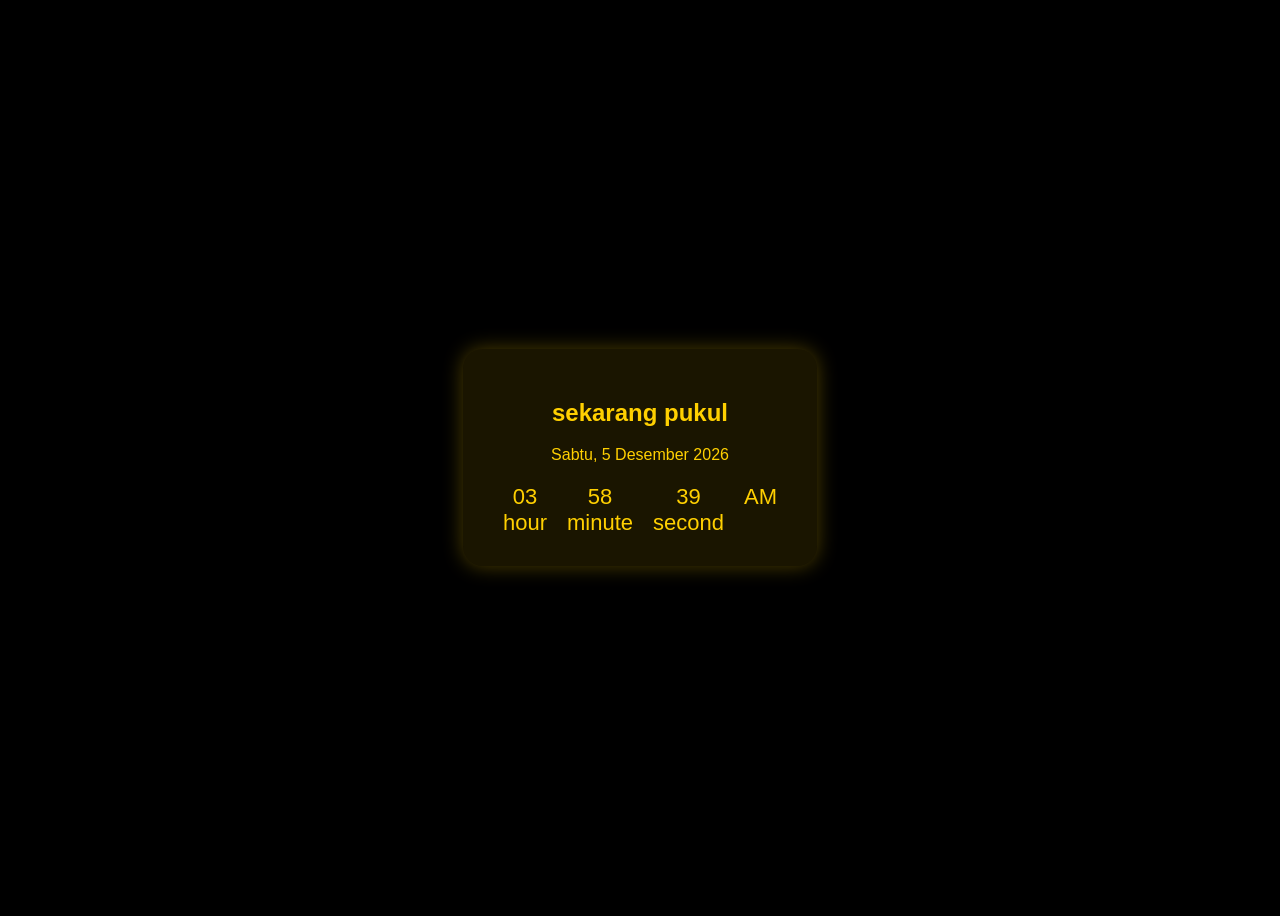
<file: jamdigital/index.html>
<!DOCTYPE html>
<html lang="en">
  <head>
    <meta charset="UTF-8" />
    <meta name="viewport" content="width=device-width, initial-scale=1.0" />
    <title>Document</title>
    <link rel="stylesheet" href="style.css" />
  </head>
  <body>
    <div id="clock">
      <h2>sekarang pukul</h2>

      <div id="date"></div>

      <div id="time">
        <div><span id="hour">00</span><span>hour</span></div>
        <div><span id="minute">00</span><span>minute</span></div>
        <div><span id="second">00</span><span>second</span></div>
        <div><span id="ampm"></span></div>
      </div>
    </div>
  </body>
</html>

<script type="text/javascript">
  function clock() {
    var hours = document.getElementById("hour");
    var minutes = document.getElementById("minute");
    var seconds = document.getElementById("second");
    var ampm = document.getElementById("ampm");
    var dateBox = document.getElementById("date");

    var now = new Date();
    var h = now.getHours();
    var m = now.getMinutes();
    var s = now.getSeconds();
    var am = "AM";

    // Format AM PM
    if (h >= 12) {
      h = h - 12;
      am = "PM";
    }

    h = h < 10 ? "0" + h : h;
    m = m < 10 ? "0" + m : m;
    s = s < 10 ? "0" + s : s;

    // Tanggal
    var options = {
      weekday: "long",
      year: "numeric",
      month: "long",
      day: "numeric",
    };
    var tanggal = now.toLocaleDateString("id-ID", options);

    hours.innerHTML = h;
    minutes.innerHTML = m;
    seconds.innerHTML = s;
    ampm.innerHTML = am;

    dateBox.innerHTML = tanggal;
  }

  setInterval(clock, 1000);
</script>
</file>
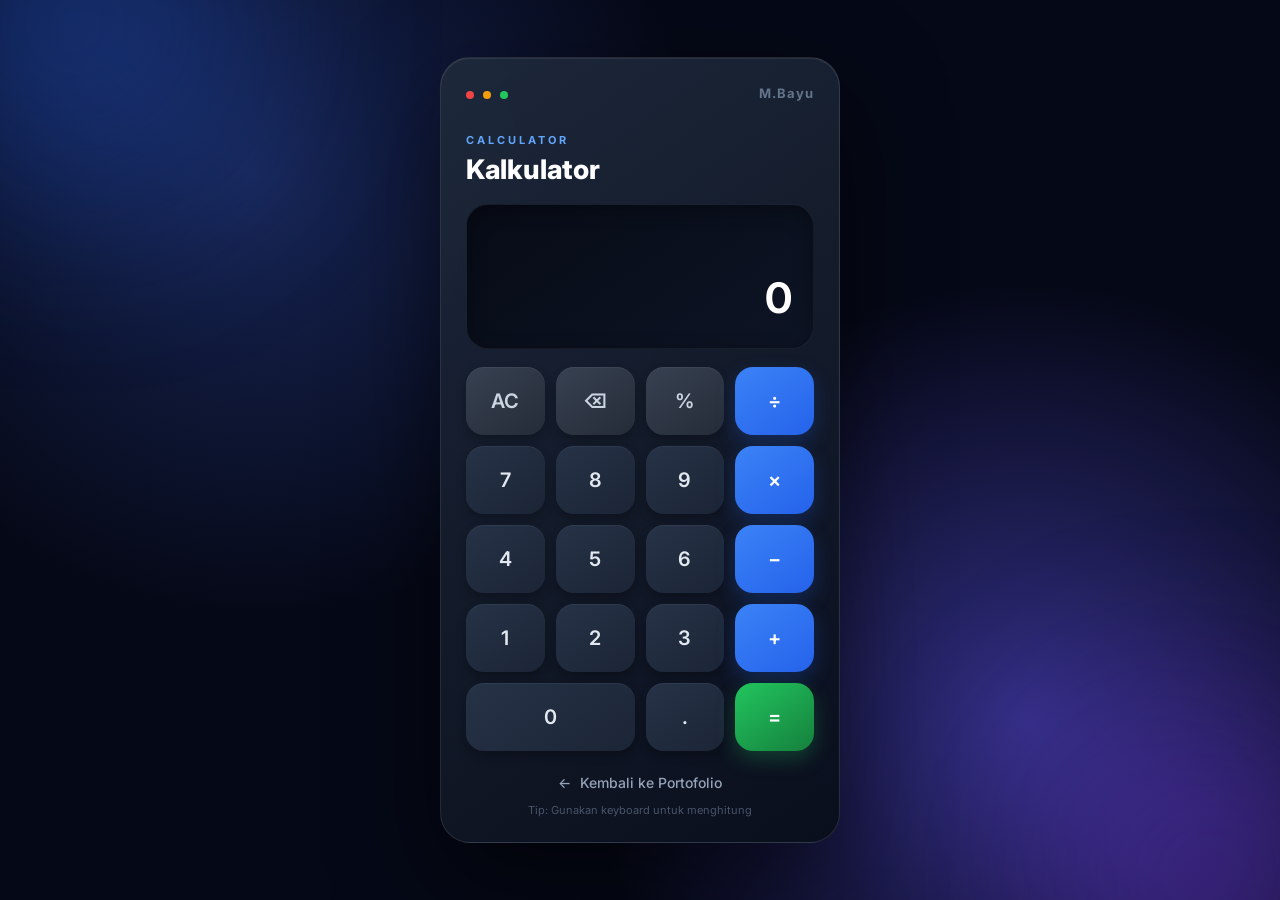
<file: kalkulator/index.html>
<!DOCTYPE html> <html lang="id"> <head> <meta charset="UTF-8"> <meta name="viewport" content="width=device-width, initial-scale=1.0"> <title>Kalkulator | M.Bayu Alfariza</title> <link rel="stylesheet" href="style.css"> </head> <body> <div class="background-circle circle-1"></div> <div class="background-circle circle-2"></div> <main class="calculator">
<div class="top-bar">
  <div>
    <span class="dot"></span>
    <span class="dot"></span>
    <span class="dot"></span>
  </div>

  <span class="brand">M.Bayu</span>
</div>

<div class="title">
  <span>CALCULATOR</span>
  <h1>Kalkulator</h1>
</div>

<div class="display">

  <div class="calculation" id="history"></div>

  <div class="result" id="display">
    0
  </div>

</div>

<div class="buttons">

  <button class="btn function" onclick="clearDisplay()">
    AC
  </button>

  <button class="btn function" onclick="deleteNumber()">
    ⌫
  </button>

  <button class="btn function" onclick="percentage()">
    %
  </button>

  <button class="btn operator" onclick="chooseOperator('/')">
    ÷
  </button>


  <button class="btn" onclick="appendNumber('7')">
    7
  </button>

  <button class="btn" onclick="appendNumber('8')">
    8
  </button>

  <button class="btn" onclick="appendNumber('9')">
    9
  </button>

  <button class="btn operator" onclick="chooseOperator('*')">
    ×
  </button>


  <button class="btn" onclick="appendNumber('4')">
    4
  </button>

  <button class="btn" onclick="appendNumber('5')">
    5
  </button>

  <button class="btn" onclick="appendNumber('6')">
    6
  </button>

  <button class="btn operator" onclick="chooseOperator('-')">
    −
  </button>


  <button class="btn" onclick="appendNumber('1')">
    1
  </button>

  <button class="btn" onclick="appendNumber('2')">
    2
  </button>

  <button class="btn" onclick="appendNumber('3')">
    3
  </button>

  <button class="btn operator" onclick="chooseOperator('+')">
    +
  </button>


  <button class="btn zero" onclick="appendNumber('0')">
    0
  </button>

  <button class="btn" onclick="appendDecimal()">
    .
  </button>

  <button class="btn equal" onclick="calculate()">
    =
  </button>

</div>

<a href="../index.html" class="back">
  <span>←</span> Kembali ke Portofolio
</a>

<p class="keyboard">
  Tip: Gunakan keyboard untuk menghitung
</p>

</main> <script src="script.js"></script> </body> </html>
</file>
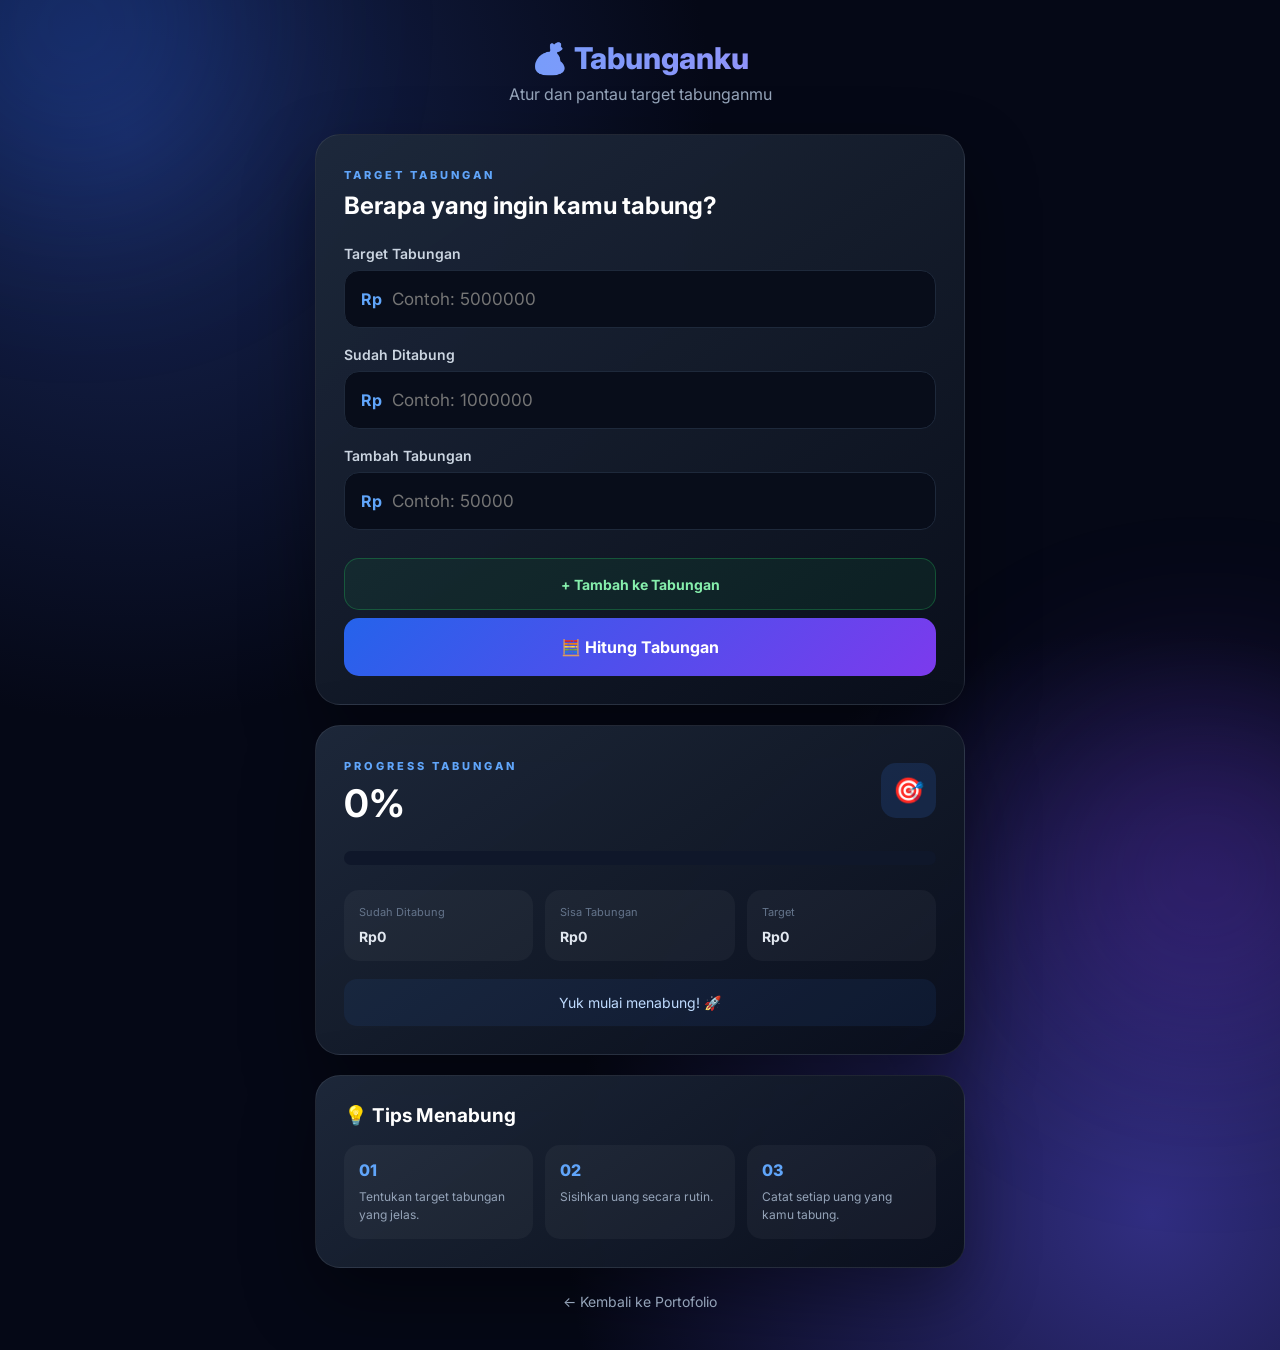
<file: tabungan/index.html>
<!DOCTYPE html> <html lang="id"> <head> <meta charset="UTF-8"> <meta name="viewport" content="width=device-width, initial-scale=1.0"> <title>Tabunganku | Penghitung Tabungan</title> <link rel="stylesheet" href="style.css"> </head> <body> <div class="background-circle circle-1"></div> <div class="background-circle circle-2"></div> <main class="container">
<div class="header">
  <div class="logo">💰 Tabunganku</div>
  <p>Atur dan pantau target tabunganmu</p>
</div>

<section class="card">

  <div class="title">
    <span>TARGET TABUNGAN</span>
    <h1>Berapa yang ingin kamu tabung?</h1>
  </div>

  <div class="input-group">
    <label>Target Tabungan</label>

    <div class="money-input">
      <span>Rp</span>
      <input
        type="number"
        id="target"
        placeholder="Contoh: 5000000"
      >
    </div>
  </div>

<div class="input-group">
  <label>Sudah Ditabung</label>

  <div class="money-input">
    <span>Rp</span>
    <input
      type="number"
      id="saved"
      placeholder="Contoh: 1000000"
    >
  </div>
</div>

<div class="input-group">
  <label>Tambah Tabungan</label>

  <div class="money-input">
    <span>Rp</span>
    <input
      type="number"
      id="addMoney"
      placeholder="Contoh: 50000"
    >
  </div>
</div>

<button onclick="addSaving()" class="add-btn">
  + Tambah ke Tabungan
</button>


  <button onclick="calculate()" class="calculate-btn">
    🧮 Hitung Tabungan
  </button>

</section>


<section class="result-card" id="result">

  <div class="result-header">
    <div>
      <span>PROGRESS TABUNGAN</span>
      <h2 id="percentage">0%</h2>
    </div>

    <div class="target-icon">
      🎯
    </div>
  </div>


  <div class="progress-container">

    <div
      class="progress-bar"
      id="progressBar"
    ></div>

  </div>


  <div class="money-result">

    <div class="result-item">
      <small>Sudah Ditabung</small>
      <strong id="savedResult">Rp0</strong>
    </div>

    <div class="result-item">
      <small>Sisa Tabungan</small>
      <strong id="remaining">Rp0</strong>
    </div>

    <div class="result-item">
      <small>Target</small>
      <strong id="targetResult">Rp0</strong>
    </div>

  </div>

  <div class="message" id="message">
    Yuk mulai menabung! 🚀
  </div>

</section>


<section class="tips">

  <h2>💡 Tips Menabung</h2>

  <div class="tips-grid">

    <div>
      <span>01</span>
      <p>Tentukan target tabungan yang jelas.</p>
    </div>

    <div>
      <span>02</span>
      <p>Sisihkan uang secara rutin.</p>
    </div>

    <div>
      <span>03</span>
      <p>Catat setiap uang yang kamu tabung.</p>
    </div>

  </div>

</section>


<a href="portofolio/index.html" class="back">
  ← Kembali ke Portofolio
</a>

</main> <script src="script.js"></script> </body> </html>
</file>
<file: jamdigital/style.css>
body {
  display: flex;
  justify-content: center;
  align-items: center;
  height: 100vh;
  background: #000000; /* Hitam */
  color: #ffd000;      /* Kuning */
  font-family: Arial, sans-serif;
}

/* Kotak jam */
#clock {
  text-align: center;
  padding: 30px 40px;
  border-radius: 20px;

  /* Kuning transparan */
  background: rgba(255, 208, 0, 0.1);

  backdrop-filter: blur(10px);
  animation: fadeIn 2s ease, floating 4s ease-in-out infinite;

  /* Glow kuning */
  box-shadow: 0 0 20px rgba(255, 208, 0, 0.3);
}

/* Animasi fade-in */
@keyframes fadeIn {
  from {
    opacity: 0;
    transform: translateY(40px);
  }
  to {
    opacity: 1;
    transform: translateY(0);
  }
}

/* Glow angka pertama (jam) */
#time span:first-child {
  animation: glow 2s infinite alternate;
}

@keyframes glow {
  from {
    text-shadow: 0 0 5px #ffd000;
  }
  to {
    text-shadow: 0 0 25px #ffd000;
  }
}

/* Gerakan pelan naik turun */
@keyframes floating {
  0% { transform: translateY(0); }
  50% { transform: translateY(-8px); }
  100% { transform: translateY(0); }
}

#time {
  display: flex;
  gap: 20px;
  justify-content: center;
  margin-top: 20px;
  font-size: 22px;
  color: #ffd000;
}

#time div {
  display: flex;
  flex-direction: column;
}
</file>
<file: kalkulator/style.css>
@import url('https://fonts.googleapis.com/css2?family=Inter:wght@400;500;600;700;800&display=swap');

*{
margin: 0;
padding: 0;
box-sizing: border-box;
}

body {
  min-height: 100vh;

  display: flex;
  justify-content: center;
  align-items: center;

  padding: 30px 15px;

  font-family: 'Inter', sans-serif;

  background:
    radial-gradient(
      circle at 20% 20%,
      #172554 0%,
      transparent 35%
    ),
    radial-gradient(
      circle at 80% 80%,
      #312e81 0%,
      transparent 35%
    ),
    #050816;

  color: white;

  overflow-x: hidden;
  overflow-y: auto;
}

/* =========================
BACKGROUND
========================= */

.background-circle {
position: fixed;

width: 350px;
height: 350px;

border-radius: 50%;

filter: blur(100px);

opacity: 0.35;

z-index: -1;
}

.circle-1 {
background: #2563eb;

top: -150px;
left: -100px;
}

.circle-2 {
background: #7c3aed;

right: -100px;
bottom: -150px;
}

/* =========================
CALCULATOR
========================= */

.calculator {

width: 400px;
max-width: 100%;

padding: 25px;

border-radius: 30px;

background:
linear-gradient(
145deg,
rgba(30, 41, 59, 0.95),
rgba(10, 15, 28, 0.98)
);

border: 1px solid rgba(255, 255, 255, 0.1);

box-shadow:
0 40px 100px rgba(0, 0, 0, 0.55),
inset 0 1px 1px rgba(255, 255, 255, 0.08);

backdrop-filter: blur(20px);

animation: appear 0.6s ease;
}

@keyframes appear {

from {
opacity: 0;
transform: translateY(30px) scale(0.95);
}

to {
opacity: 1;
transform: translateY(0) scale(1);
}

}

/* =========================
TOP BAR
========================= */

.top-bar {

display: flex;
justify-content: space-between;
align-items: center;

margin-bottom: 25px;
}

.dot {

display: inline-block;

width: 8px;
height: 8px;

margin-right: 5px;

border-radius: 50%;

background: #475569;
}

.dot:first-child {
background: #ef4444;
}

.dot:nth-child(2) {
background: #f59e0b;
}

.dot:nth-child(3) {
background: #22c55e;
}

.brand {

font-size: 13px;

font-weight: 700;

color: #64748b;

letter-spacing: 1px;
}

/* =========================
TITLE
========================= */

.title {

margin-bottom: 18px;
}

.title span {

font-size: 11px;

font-weight: 700;

letter-spacing: 3px;

color: #60a5fa;
}

.title h1 {

margin-top: 5px;

font-size: 27px;

font-weight: 800;
}

/* =========================
DISPLAY
========================= */

.display {

min-height: 145px;

padding: 25px 22px;

margin-bottom: 18px;

display: flex;

flex-direction: column;

justify-content: flex-end;

align-items: flex-end;

border-radius: 22px;

background:
linear-gradient(
145deg,
#070b16,
#0d1424
);

border: 1px solid rgba(255, 255, 255, 0.06);

box-shadow:
inset 0 5px 20px rgba(0, 0, 0, 0.3);
}

.calculation {

width: 100%;

min-height: 24px;

text-align: right;

color: #64748b;

font-size: 14px;

overflow: hidden;

white-space: nowrap;
}

.result {

width: 100%;

margin-top: 8px;

text-align: right;

color: white;

font-size: 42px;

font-weight: 700;

letter-spacing: -1px;

overflow: hidden;

white-space: nowrap;

transition: 0.2s;
}

/* =========================
BUTTONS
========================= */

.buttons {

display: grid;

grid-template-columns: repeat(4, 1fr);

gap: 11px;
}

.btn {

height: 68px;

border: none;

border-radius: 18px;

color: #e2e8f0;

background:
linear-gradient(
145deg,
#263247,
#1b2536
);

font-family: inherit;

font-size: 20px;

font-weight: 600;

cursor: pointer;

box-shadow:
0 5px 10px rgba(0, 0, 0, 0.25),
inset 0 1px rgba(255, 255, 255, 0.05);

transition:
transform 0.15s,
background 0.15s,
box-shadow 0.15s;
}

.btn:hover {

background:
linear-gradient(
145deg,
#334155,
#253247
);

transform: translateY(-2px);

box-shadow:
0 8px 18px rgba(0, 0, 0, 0.3);
}

.btn:active {

transform: scale(0.93);

box-shadow: none;
}

/* =========================
FUNCTION BUTTON
========================= */

.function {

color: #cbd5e1;

background:
linear-gradient(
145deg,
#374151,
#252c38
);
}

.function:hover {

background:
linear-gradient(
145deg,
#4b5563,
#303846
);
}

/* =========================
OPERATOR
========================= */

.operator {

color: white;

background:
linear-gradient(
145deg,
#3b82f6,
#2563eb
);

box-shadow:
0 8px 20px rgba(37, 99, 235, 0.25);
}

.operator:hover {

background:
linear-gradient(
145deg,
#60a5fa,
#3b82f6
);
}

/* =========================
EQUAL
========================= */

.equal {

color: white;

background:
linear-gradient(
145deg,
#22c55e,
#15803d
);

box-shadow:
0 8px 20px rgba(34, 197, 94, 0.25);
}

.equal:hover {

background:
linear-gradient(
145deg,
#4ade80,
#16a34a
);
}

/* =========================
ZERO
========================= */

.zero {

grid-column: span 2;
}

/* =========================
BACK
========================= */

.back {

display: block;

margin-top: 23px;

text-align: center;

color: #94a3b8;

text-decoration: none;

font-size: 14px;

font-weight: 500;

transition: 0.2s;
}

.back span {

margin-right: 5px;

transition: 0.2s;
}

.back:hover {

color: #60a5fa;
}

.back:hover span {

margin-right: 10px;
}

/* =========================
KEYBOARD TIP
========================= */

.keyboard {

margin-top: 12px;

text-align: center;

color: #475569;

font-size: 11px;
}

/* =========================
RESPONSIVE
========================= */

@media (max-width: 450px) {

body {
padding: 15px;
}

.calculator {

padding: 18px;

border-radius: 25px;


}

.btn {

height: 60px;

border-radius: 15px;

font-size: 18px;


}

.display {

min-height: 125px;

padding: 20px;


}

.result {

font-size: 34px;


}

}


html {
  min-height: 100%;
  overflow-y: auto;
}

@media (max-height: 700px) {

  body {
    align-items: flex-start;
    padding-top: 20px;
    padding-bottom: 20px;
  }

}
</file>
<file: tabungan/style.css>
@import url('https://fonts.googleapis.com/css2?family=Inter:wght@400;500;600;700;800&display=swap');

*{
margin: 0;
padding: 0;
box-sizing: border-box;
}

body {
min-height: 100vh;
padding: 40px 20px;

font-family: 'Inter', sans-serif;

color: white;

background:
radial-gradient(
circle at 10% 10%,
#172554 0%,
transparent 35%
),
radial-gradient(
circle at 90% 90%,
#312e81 0%,
transparent 35%
),
#050816;

overflow-x: hidden;
}

.container {
width: 100%;
max-width: 650px;
margin: auto;
}

.background-circle {
position: fixed;

width: 350px;
height: 350px;

border-radius: 50%;

filter: blur(100px);

opacity: 0.25;

z-index: -1;
}

.circle-1 {
background: #2563eb;
top: -150px;
left: -100px;
}

.circle-2 {
background: #7c3aed;
right: -100px;
bottom: -150px;
}

/* HEADER */

.header {
text-align: center;
margin-bottom: 30px;
}

.logo {
font-size: 30px;
font-weight: 800;

background: linear-gradient(
90deg,
#60a5fa,
#a78bfa
);

-webkit-background-clip: text;
-webkit-text-fill-color: transparent;
}

.header p {
margin-top: 8px;
color: #94a3b8;
}

/* CARD */

.card,
.result-card,
.tips {
padding: 28px;

border-radius: 25px;

background:
linear-gradient(
145deg,
rgba(30, 41, 59, 0.95),
rgba(10, 15, 28, 0.98)
);

border: 1px solid rgba(255,255,255,0.08);

box-shadow:
0 30px 70px rgba(0,0,0,0.4);
}

.title {
margin-bottom: 25px;
}

.title span,
.result-header span {
color: #60a5fa;

font-size: 11px;

font-weight: 800;

letter-spacing: 3px;
}

.title h1 {
margin-top: 8px;

font-size: 24px;
}

/* INPUT */

.input-group {
margin-bottom: 18px;
}

.input-group label {
display: block;

margin-bottom: 8px;

color: #cbd5e1;

font-size: 14px;

font-weight: 600;
}

.money-input {
display: flex;
align-items: center;

height: 58px;

padding: 0 16px;

border-radius: 15px;

background: #080d1a;

border: 1px solid #1e293b;
}

.money-input span {
margin-right: 10px;

color: #60a5fa;

font-weight: 700;
}

.money-input input {
width: 100%;

border: none;
outline: none;

background: transparent;

color: white;

font-family: inherit;

font-size: 17px;
}

/* BUTTON */

.calculate-btn {
width: 100%;

height: 58px;

margin-top: 8px;

border: none;

border-radius: 15px;

color: white;

background:
linear-gradient(
135deg,
#2563eb,
#7c3aed
);

font-family: inherit;

font-size: 16px;

font-weight: 700;

cursor: pointer;

transition: 0.2s;
}

.calculate-btn:hover {
transform: translateY(-2px);

box-shadow:
0 12px 25px rgba(37,99,235,0.3);
}

.calculate-btn:active {
transform: scale(0.97);
}

/* RESULT */

.result-card {
margin-top: 20px;
}

.result-header {
display: flex;

justify-content: space-between;

align-items: center;
}

.result-header h2 {
margin-top: 6px;

font-size: 38px;
}

.target-icon {
width: 55px;
height: 55px;

display: flex;

align-items: center;
justify-content: center;

border-radius: 15px;

background: rgba(59,130,246,0.15);

font-size: 25px;
}

/* PROGRESS */

.progress-container {
width: 100%;
height: 14px;

margin: 25px 0;

overflow: hidden;

border-radius: 20px;

background: #0f172a;
}

.progress-bar {
width: 0%;
height: 100%;

border-radius: 20px;

background:
linear-gradient(
90deg,
#2563eb,
#22c55e
);

transition: width 0.7s ease;
}

/* MONEY */

.money-result {
display: grid;

grid-template-columns:
repeat(3, 1fr);

gap: 12px;
}

.result-item {
padding: 15px;

border-radius: 15px;

background: rgba(255,255,255,0.04);
}

.result-item small {
display: block;

margin-bottom: 7px;

color: #64748b;

font-size: 11px;
}

.result-item strong {
color: #e2e8f0;

font-size: 14px;
}

/* MESSAGE */

.message {
margin-top: 18px;

padding: 15px;

text-align: center;

border-radius: 13px;

color: #bfdbfe;

background: rgba(59,130,246,0.08);

font-size: 14px;
}

/* TIPS */

.tips {
margin-top: 20px;
}

.tips h2 {
font-size: 19px;

margin-bottom: 18px;
}

.tips-grid {
display: grid;

grid-template-columns:
repeat(3, 1fr);

gap: 12px;
}

.tips-grid div {
padding: 15px;

border-radius: 15px;

background: rgba(255,255,255,0.04);
}

.tips-grid span {
color: #60a5fa;

font-weight: 800;
}

.tips-grid p {
margin-top: 8px;

color: #94a3b8;

font-size: 12px;

line-height: 1.5;
}

/* BACK */

.back {
display: block;

margin-top: 25px;

text-align: center;

color: #94a3b8;

text-decoration: none;

font-size: 14px;
}

.back:hover {
color: #60a5fa;
}

/* MOBILE */

@media (max-width: 550px) {

body {
padding: 25px 15px;
}

.card,
.result-card,
.tips {
padding: 20px;
}

.money-result,
.tips-grid {
grid-template-columns: 1fr;
}

.title h1 {
font-size: 21px;
}

}

.add-btn {
  width: 100%;
  height: 52px;

  margin-top: 10px;

  border: 1px solid rgba(34, 197, 94, 0.3);
  border-radius: 15px;

  color: #86efac;

  background: rgba(34, 197, 94, 0.08);

  font-family: inherit;
  font-size: 14px;
  font-weight: 700;

  cursor: pointer;

  transition: 0.2s;
}

.add-btn:hover {
  background: rgba(34, 197, 94, 0.15);
  transform: translateY(-2px);
}

.add-btn:active {
  transform: scale(0.97);
}
</file>
